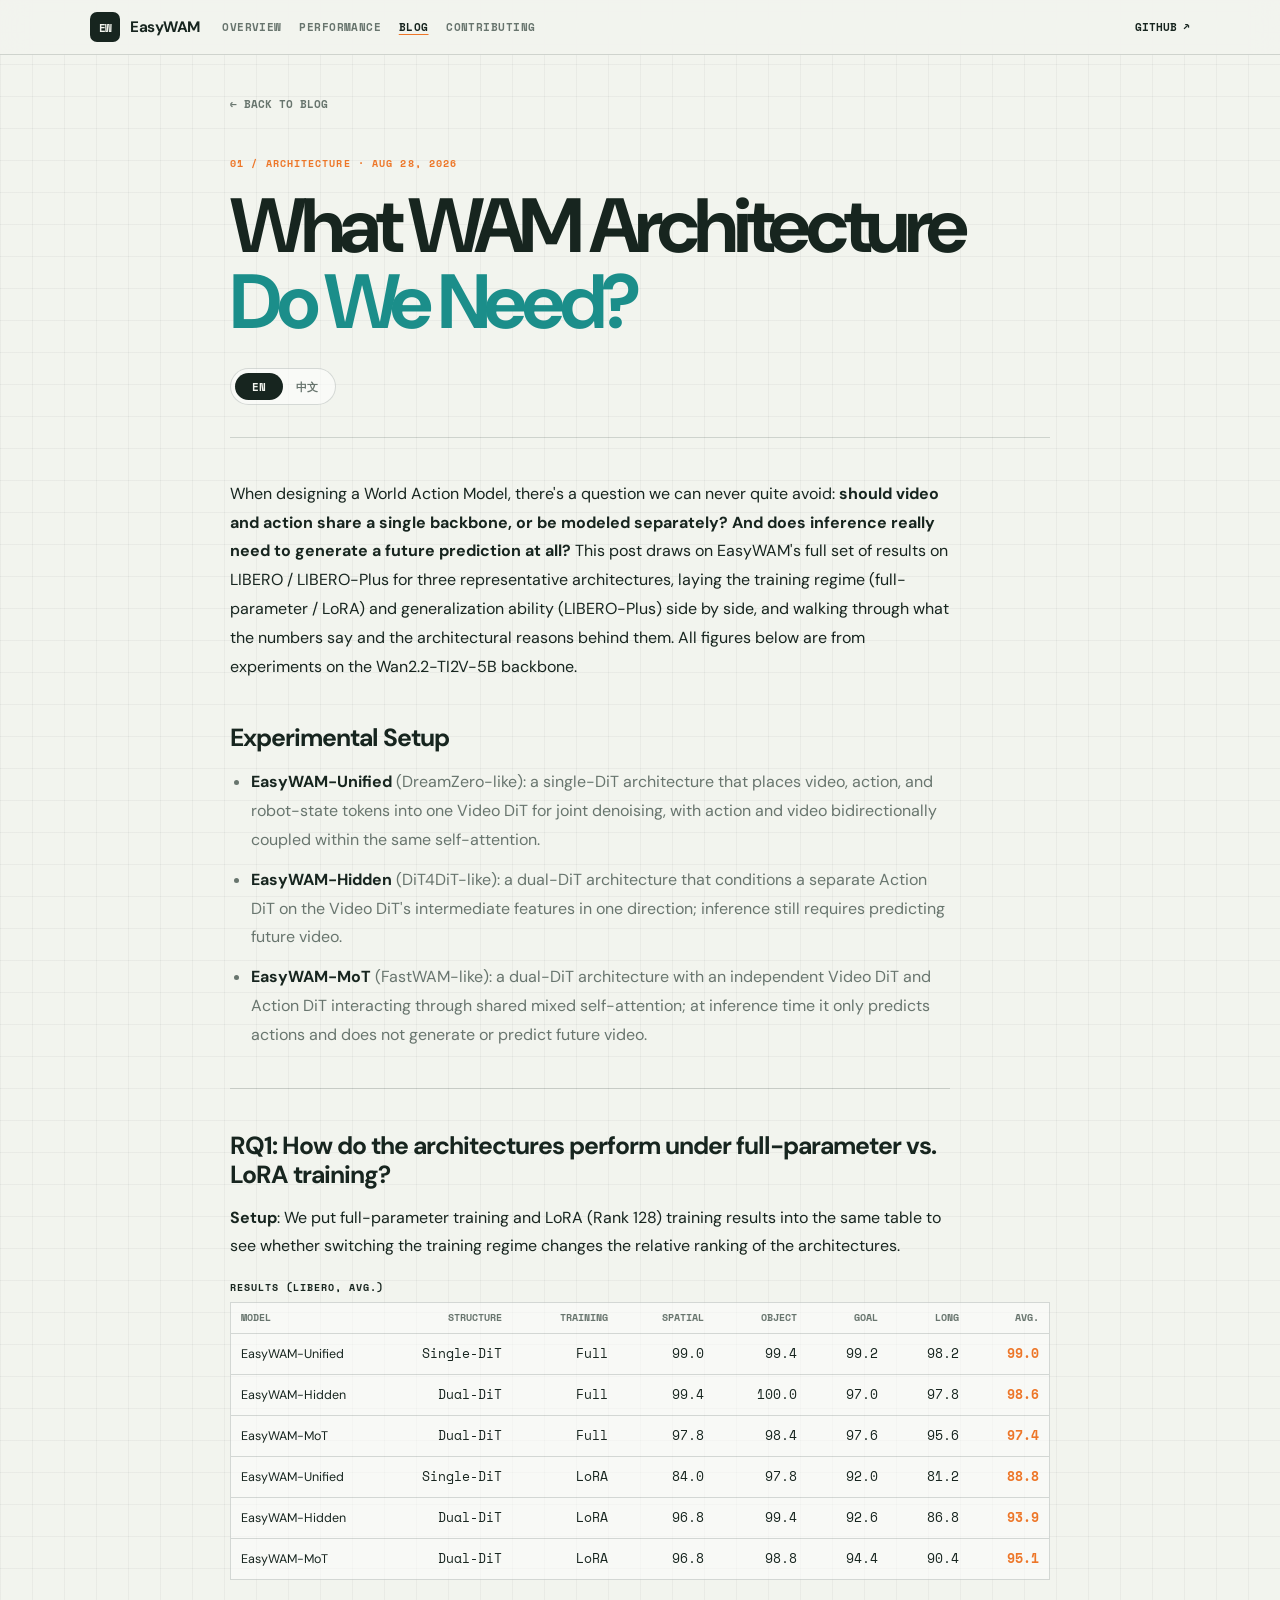
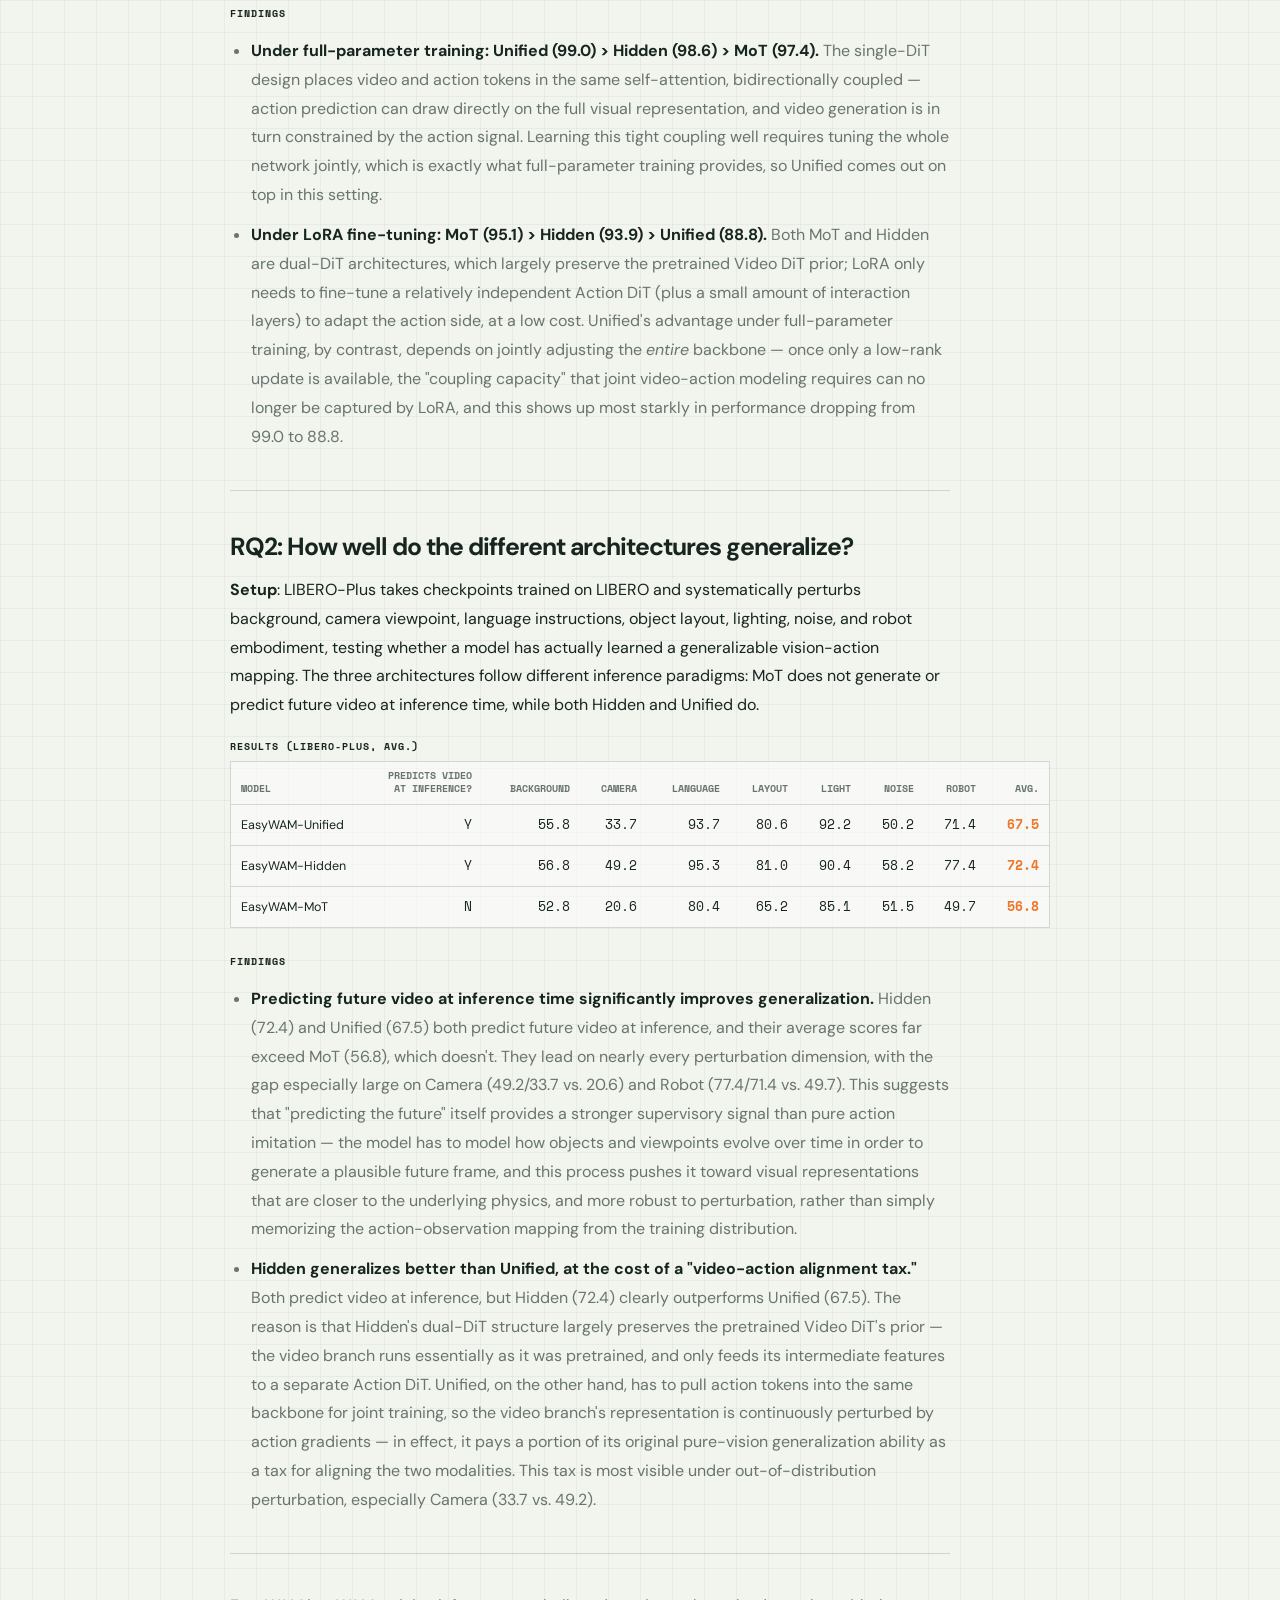
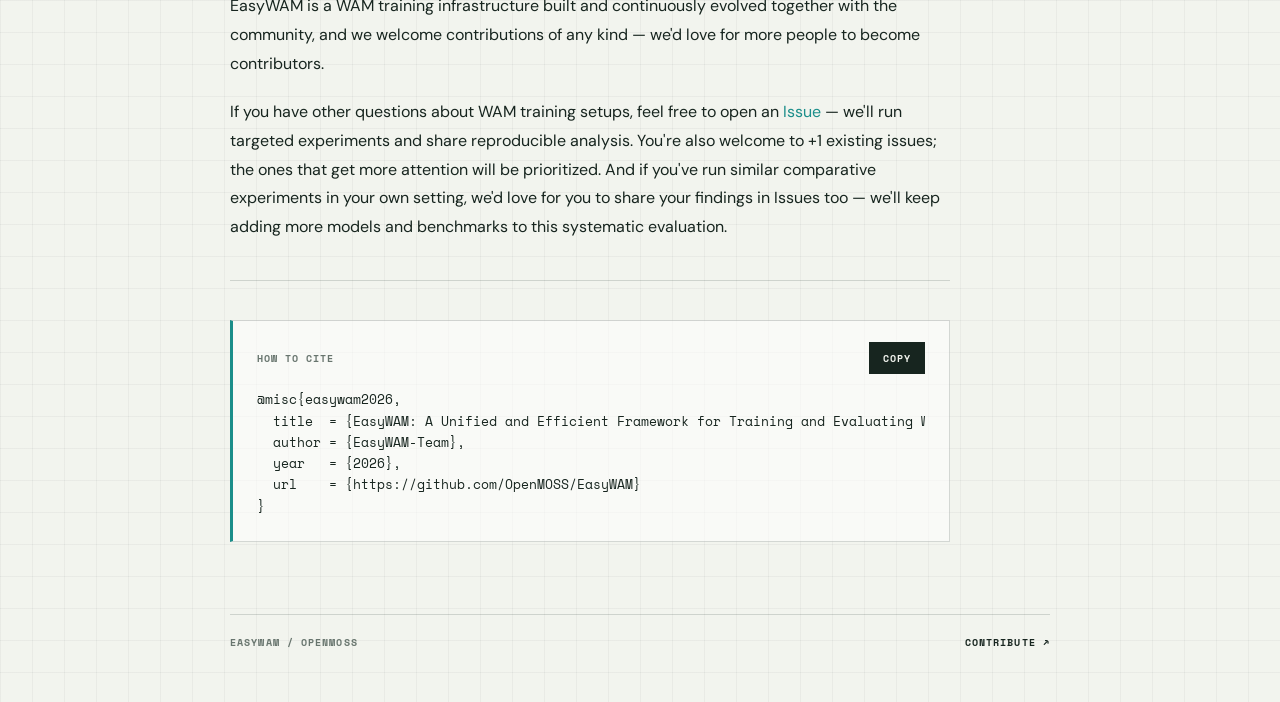
<file: web/blog.html>
<!doctype html>
<html lang="en">
  <head>
    <meta charset="utf-8" />
    <meta name="viewport" content="width=device-width, initial-scale=1" />
    <meta name="theme-color" content="#f2f4ee" />
    <title>What WAM Architecture Do We Need? | EasyWAM</title>
    <link rel="icon" href="./assets/icon.png" type="image/png" />
    <link rel="preconnect" href="https://fonts.googleapis.com" />
    <link rel="preconnect" href="https://fonts.gstatic.com" crossorigin />
    <link href="https://fonts.googleapis.com/css2?family=DM+Sans:wght@400;500;600;700&family=Space+Mono:wght@400;700&display=swap" rel="stylesheet" />
    <link rel="stylesheet" href="./site.css" />
    <link rel="stylesheet" href="./site-overrides.css" />
  </head>
  <body>
    <header class="article-topbar">
      <a class="article-brand" href="./index.html#overview">
        <span class="brand-mark">EW</span>
        <span><strong>EasyWAM</strong></span>
      </a>
      <nav aria-label="Section navigation">
        <a href="./index.html#overview">Overview</a>
        <a href="./index.html#performance">Performance</a>
        <a href="./index.html#blog" aria-current="page">Blog</a>
        <a href="./index.html#contributing">Contributing</a>
      </nav>
      <a class="github-link" href="https://github.com/OpenMOSS/EasyWAM" target="_blank" rel="noreferrer">GitHub <span>↗</span></a>
    </header>

    <main class="article-page">
      <a class="article-back" href="./index.html#blog">← Back to blog</a>

      <header class="article-header">
        <p class="eyebrow">01 / architecture · Aug 28, 2026</p>
        <h1>What WAM Architecture<br /><em>Do We Need?</em></h1>
        <a class="lang-toggle" href="./blog_zh.html" data-lang="en" role="switch" aria-checked="false" aria-label="Switch to Chinese">
          <span class="lang-toggle-opt">EN</span>
          <span class="lang-toggle-opt">中文</span>
          <span class="lang-toggle-knob" aria-hidden="true"></span>
        </a>
      </header>

      <article class="article-body">
        <p>When designing a World Action Model, there's a question we can never quite avoid: <strong>should video and action share a single backbone, or be modeled separately? And does inference really need to generate a future prediction at all?</strong> This post draws on EasyWAM's full set of results on LIBERO / LIBERO-Plus for three representative architectures, laying the training regime (full-parameter / LoRA) and generalization ability (LIBERO-Plus) side by side, and walking through what the numbers say and the architectural reasons behind them. All figures below are from experiments on the Wan2.2-TI2V-5B backbone.</p>

        <h2>Experimental Setup</h2>
        <ul>
          <li><strong>EasyWAM-Unified</strong> (<a href="https://arxiv.org/pdf/2602.15922" target="_blank" rel="noreferrer">DreamZero</a>-like): a single-DiT architecture that places video, action, and robot-state tokens into one Video DiT for joint denoising, with action and video bidirectionally coupled within the same self-attention.</li>
          <li><strong>EasyWAM-Hidden</strong> (<a href="https://arxiv.org/pdf/2603.10448" target="_blank" rel="noreferrer">DiT4DiT</a>-like): a dual-DiT architecture that conditions a separate Action DiT on the Video DiT's intermediate features in one direction; inference still requires predicting future video.</li>
          <li><strong>EasyWAM-MoT</strong> (<a href="https://arxiv.org/pdf/2603.16666" target="_blank" rel="noreferrer">FastWAM</a>-like): a dual-DiT architecture with an independent Video DiT and Action DiT interacting through shared mixed self-attention; at inference time it only predicts actions and does not generate or predict future video.</li>
        </ul>

        <hr />

        <h2>RQ1: How do the architectures perform under full-parameter vs. LoRA training?</h2>
        <p><strong>Setup</strong>: We put full-parameter training and LoRA (Rank 128) training results into the same table to see whether switching the training regime changes the relative ranking of the architectures.</p>
        <p class="table-label"><strong>Results (LIBERO, Avg.)</strong></p>
        <div class="article-table">
          <table class="benchmark-table">
            <thead>
              <tr><th>Model</th><th>Structure</th><th>Training</th><th>Spatial</th><th>Object</th><th>Goal</th><th>Long</th><th>Avg.</th></tr>
            </thead>
            <tbody>
              <tr><td>EasyWAM-Unified</td><td>Single-DiT</td><td>Full</td><td>99.0</td><td>99.4</td><td>99.2</td><td>98.2</td><td><b>99.0</b></td></tr>
              <tr><td>EasyWAM-Hidden</td><td>Dual-DiT</td><td>Full</td><td>99.4</td><td>100.0</td><td>97.0</td><td>97.8</td><td><b>98.6</b></td></tr>
              <tr><td>EasyWAM-MoT</td><td>Dual-DiT</td><td>Full</td><td>97.8</td><td>98.4</td><td>97.6</td><td>95.6</td><td><b>97.4</b></td></tr>
              <tr><td>EasyWAM-Unified</td><td>Single-DiT</td><td>LoRA</td><td>84.0</td><td>97.8</td><td>92.0</td><td>81.2</td><td><b>88.8</b></td></tr>
              <tr><td>EasyWAM-Hidden</td><td>Dual-DiT</td><td>LoRA</td><td>96.8</td><td>99.4</td><td>92.6</td><td>86.8</td><td><b>93.9</b></td></tr>
              <tr><td>EasyWAM-MoT</td><td>Dual-DiT</td><td>LoRA</td><td>96.8</td><td>98.8</td><td>94.4</td><td>90.4</td><td><b>95.1</b></td></tr>
            </tbody>
          </table>
        </div>
        <p class="findings-label"><strong>Findings</strong></p>
        <ul>
          <li><strong>Under full-parameter training: Unified (99.0) &gt; Hidden (98.6) &gt; MoT (97.4).</strong> The single-DiT design places video and action tokens in the same self-attention, bidirectionally coupled — action prediction can draw directly on the full visual representation, and video generation is in turn constrained by the action signal. Learning this tight coupling well requires tuning the whole network jointly, which is exactly what full-parameter training provides, so Unified comes out on top in this setting.</li>
          <li><strong>Under LoRA fine-tuning: MoT (95.1) &gt; Hidden (93.9) &gt; Unified (88.8).</strong> Both MoT and Hidden are dual-DiT architectures, which largely preserve the pretrained Video DiT prior; LoRA only needs to fine-tune a relatively independent Action DiT (plus a small amount of interaction layers) to adapt the action side, at a low cost. Unified's advantage under full-parameter training, by contrast, depends on jointly adjusting the <em>entire</em> backbone — once only a low-rank update is available, the "coupling capacity" that joint video-action modeling requires can no longer be captured by LoRA, and this shows up most starkly in performance dropping from 99.0 to 88.8.</li>
        </ul>

        <hr />

        <h2>RQ2: How well do the different architectures generalize?</h2>
        <p><strong>Setup</strong>: <a href="https://arxiv.org/pdf/2510.13626" target="_blank" rel="noreferrer">LIBERO-Plus</a> takes checkpoints trained on LIBERO and systematically perturbs background, camera viewpoint, language instructions, object layout, lighting, noise, and robot embodiment, testing whether a model has actually learned a generalizable vision-action mapping. The three architectures follow different inference paradigms: MoT does not generate or predict future video at inference time, while both Hidden and Unified do.</p>
        <p class="table-label"><strong>Results (LIBERO-Plus, Avg.)</strong></p>
        <div class="article-table">
          <table class="benchmark-table">
            <thead>
              <tr><th>Model</th><th>Predicts video<br>at inference?</th><th>Background</th><th>Camera</th><th>Language</th><th>Layout</th><th>Light</th><th>Noise</th><th>Robot</th><th>Avg.</th></tr>
            </thead>
            <tbody>
              <tr><td>EasyWAM-Unified</td><td>Y</td><td>55.8</td><td>33.7</td><td>93.7</td><td>80.6</td><td>92.2</td><td>50.2</td><td>71.4</td><td><b>67.5</b></td></tr>
              <tr><td>EasyWAM-Hidden</td><td>Y</td><td>56.8</td><td>49.2</td><td>95.3</td><td>81.0</td><td>90.4</td><td>58.2</td><td>77.4</td><td><b>72.4</b></td></tr>
              <tr><td>EasyWAM-MoT</td><td>N</td><td>52.8</td><td>20.6</td><td>80.4</td><td>65.2</td><td>85.1</td><td>51.5</td><td>49.7</td><td><b>56.8</b></td></tr>
            </tbody>
          </table>
        </div>
        <p class="findings-label"><strong>Findings</strong></p>
        <ul>
          <li><strong>Predicting future video at inference time significantly improves generalization.</strong> Hidden (72.4) and Unified (67.5) both predict future video at inference, and their average scores far exceed MoT (56.8), which doesn't. They lead on nearly every perturbation dimension, with the gap especially large on Camera (49.2/33.7 vs. 20.6) and Robot (77.4/71.4 vs. 49.7). This suggests that "predicting the future" itself provides a stronger supervisory signal than pure action imitation — the model has to model how objects and viewpoints evolve over time in order to generate a plausible future frame, and this process pushes it toward visual representations that are closer to the underlying physics, and more robust to perturbation, rather than simply memorizing the action-observation mapping from the training distribution.</li>
          <li><strong>Hidden generalizes better than Unified, at the cost of a "video-action alignment tax."</strong> Both predict video at inference, but Hidden (72.4) clearly outperforms Unified (67.5). The reason is that Hidden's dual-DiT structure largely preserves the pretrained Video DiT's prior — the video branch runs essentially as it was pretrained, and only feeds its intermediate features to a separate Action DiT. Unified, on the other hand, has to pull action tokens into the same backbone for joint training, so the video branch's representation is continuously perturbed by action gradients — in effect, it pays a portion of its original pure-vision generalization ability as a tax for aligning the two modalities. This tax is most visible under out-of-distribution perturbation, especially Camera (33.7 vs. 49.2).</li>
        </ul>

        <hr />

        <p>EasyWAM is a WAM training infrastructure built and continuously evolved together with the community, and we welcome contributions of any kind — we'd love for more people to become contributors.</p>
        <p class="article-signoff">If you have other questions about WAM training setups, feel free to open an <a href="https://github.com/OpenMOSS/EasyWAM/issues" target="_blank" rel="noreferrer">Issue</a> — we'll run targeted experiments and share reproducible analysis. You're also welcome to +1 existing issues; the ones that get more attention will be prioritized. And if you've run similar comparative experiments in your own setting, we'd love for you to share your findings in Issues too — we'll keep adding more models and benchmarks to this systematic evaluation.</p>

        <hr />

        <section class="article-cite" aria-label="How to cite this post">
          <div class="cite-head">
            <p class="cite-label">How to cite</p>
            <button type="button" class="cite-copy" data-cite-copy data-copied="Copied" data-failed="Copy failed">Copy</button>
          </div>
          <pre data-cite-text>@misc{easywam2026,
  title  = {EasyWAM: A Unified and Efficient Framework for Training and Evaluating World Action Models},
  author = {EasyWAM-Team},
  year   = {2026},
  url    = {https://github.com/OpenMOSS/EasyWAM}
}</pre>
        </section>
      </article>

      <footer class="footer">
        <span>EasyWAM / OpenMOSS</span>
        <a href="./index.html#contributing">Contribute ↗</a>
      </footer>
    </main>
    <script>
      function copyToClipboard(text) {
        const legacy = () => {
          try {
            const ta = document.createElement('textarea');
            ta.value = text;
            ta.setAttribute('readonly', '');
            ta.style.position = 'fixed';
            ta.style.opacity = '0';
            document.body.appendChild(ta);
            ta.select();
            const ok = document.execCommand('copy');
            document.body.removeChild(ta);
            return ok;
          } catch (e) { return false; }
        };
        if (navigator.clipboard && navigator.clipboard.writeText) {
          return Promise.race([
            navigator.clipboard.writeText(text).then(() => true),
            new Promise((resolve) => window.setTimeout(() => resolve(legacy()), 1200)),
          ]).catch(() => legacy());
        }
        return Promise.resolve(legacy());
      }
      document.querySelectorAll('[data-cite-copy]').forEach((btn) => {
        const label = btn.textContent;
        btn.addEventListener('click', async () => {
          const text = btn.closest('.article-cite').querySelector('[data-cite-text]').textContent.trim();
          const ok = await copyToClipboard(text);
          btn.textContent = ok ? btn.dataset.copied : btn.dataset.failed;
          window.setTimeout(() => { btn.textContent = label; }, 2000);
        });
      });
    </script>
  </body>
</html>
</file>
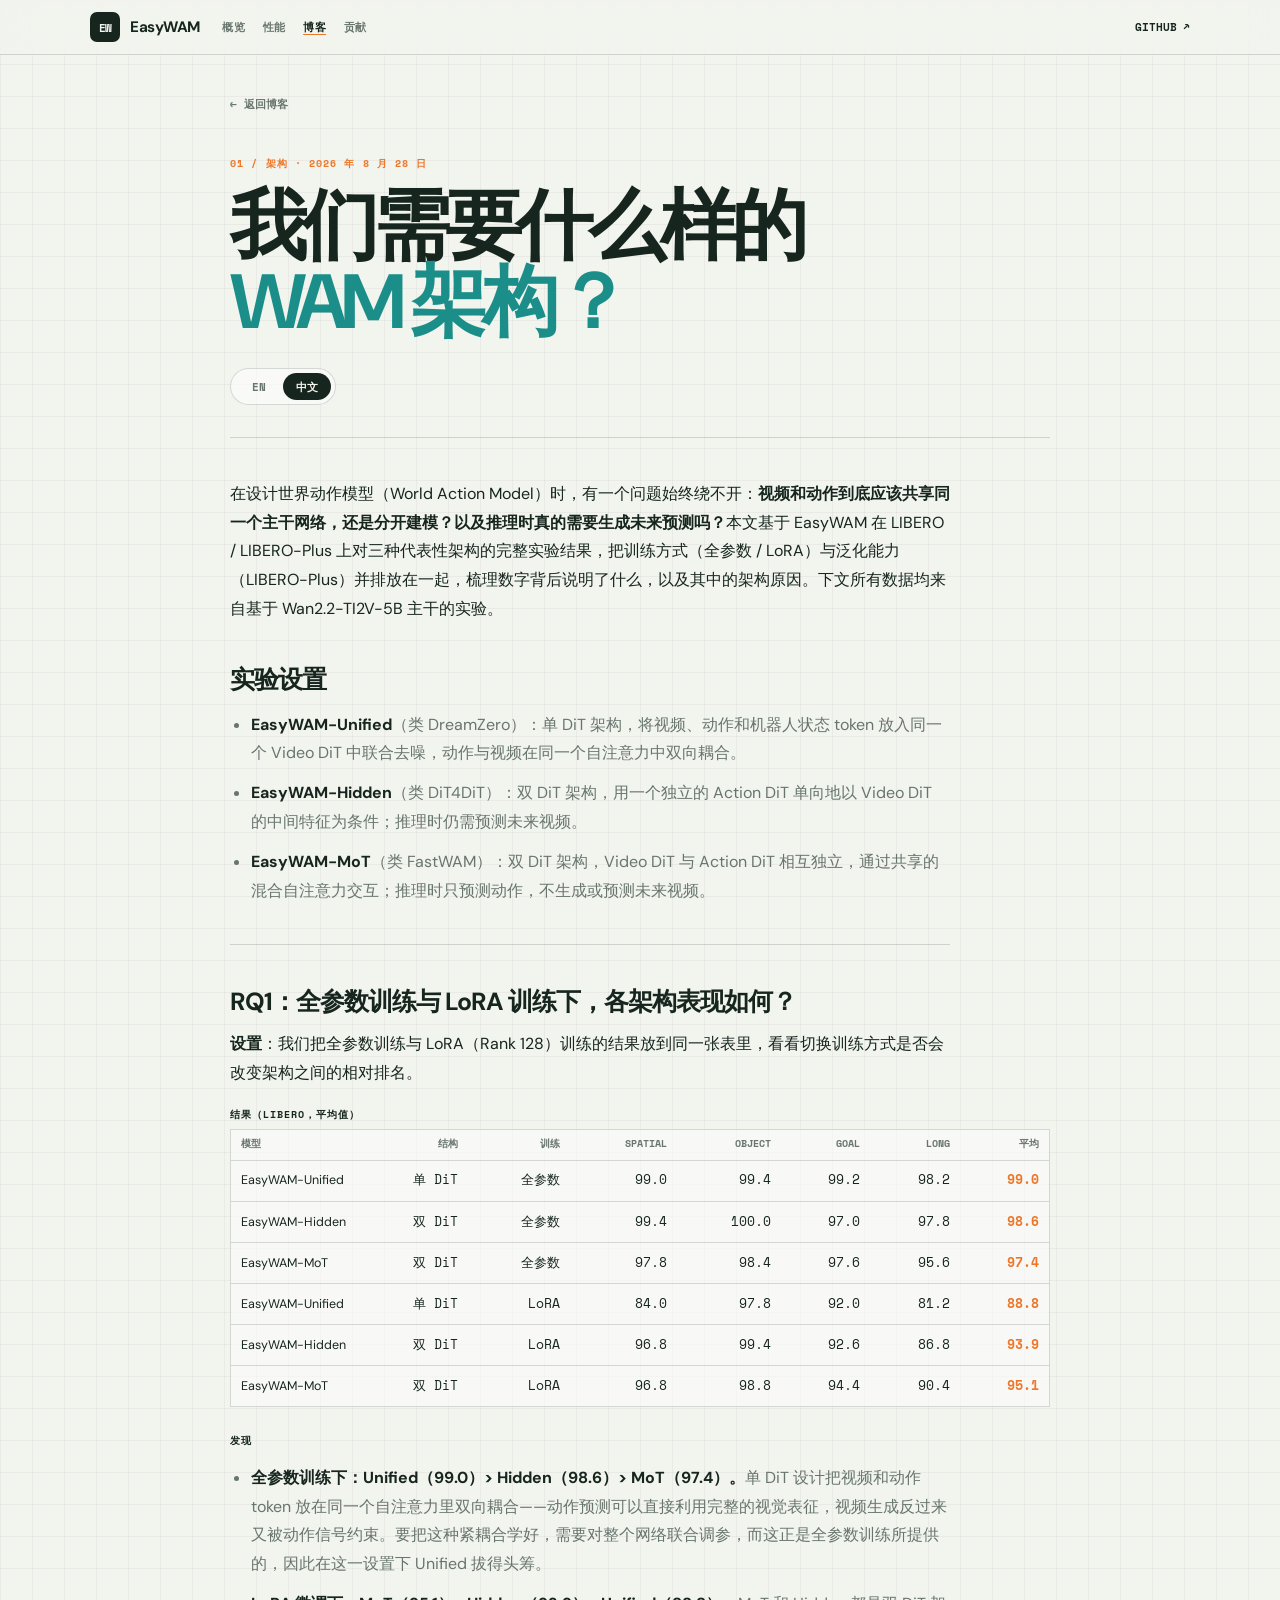
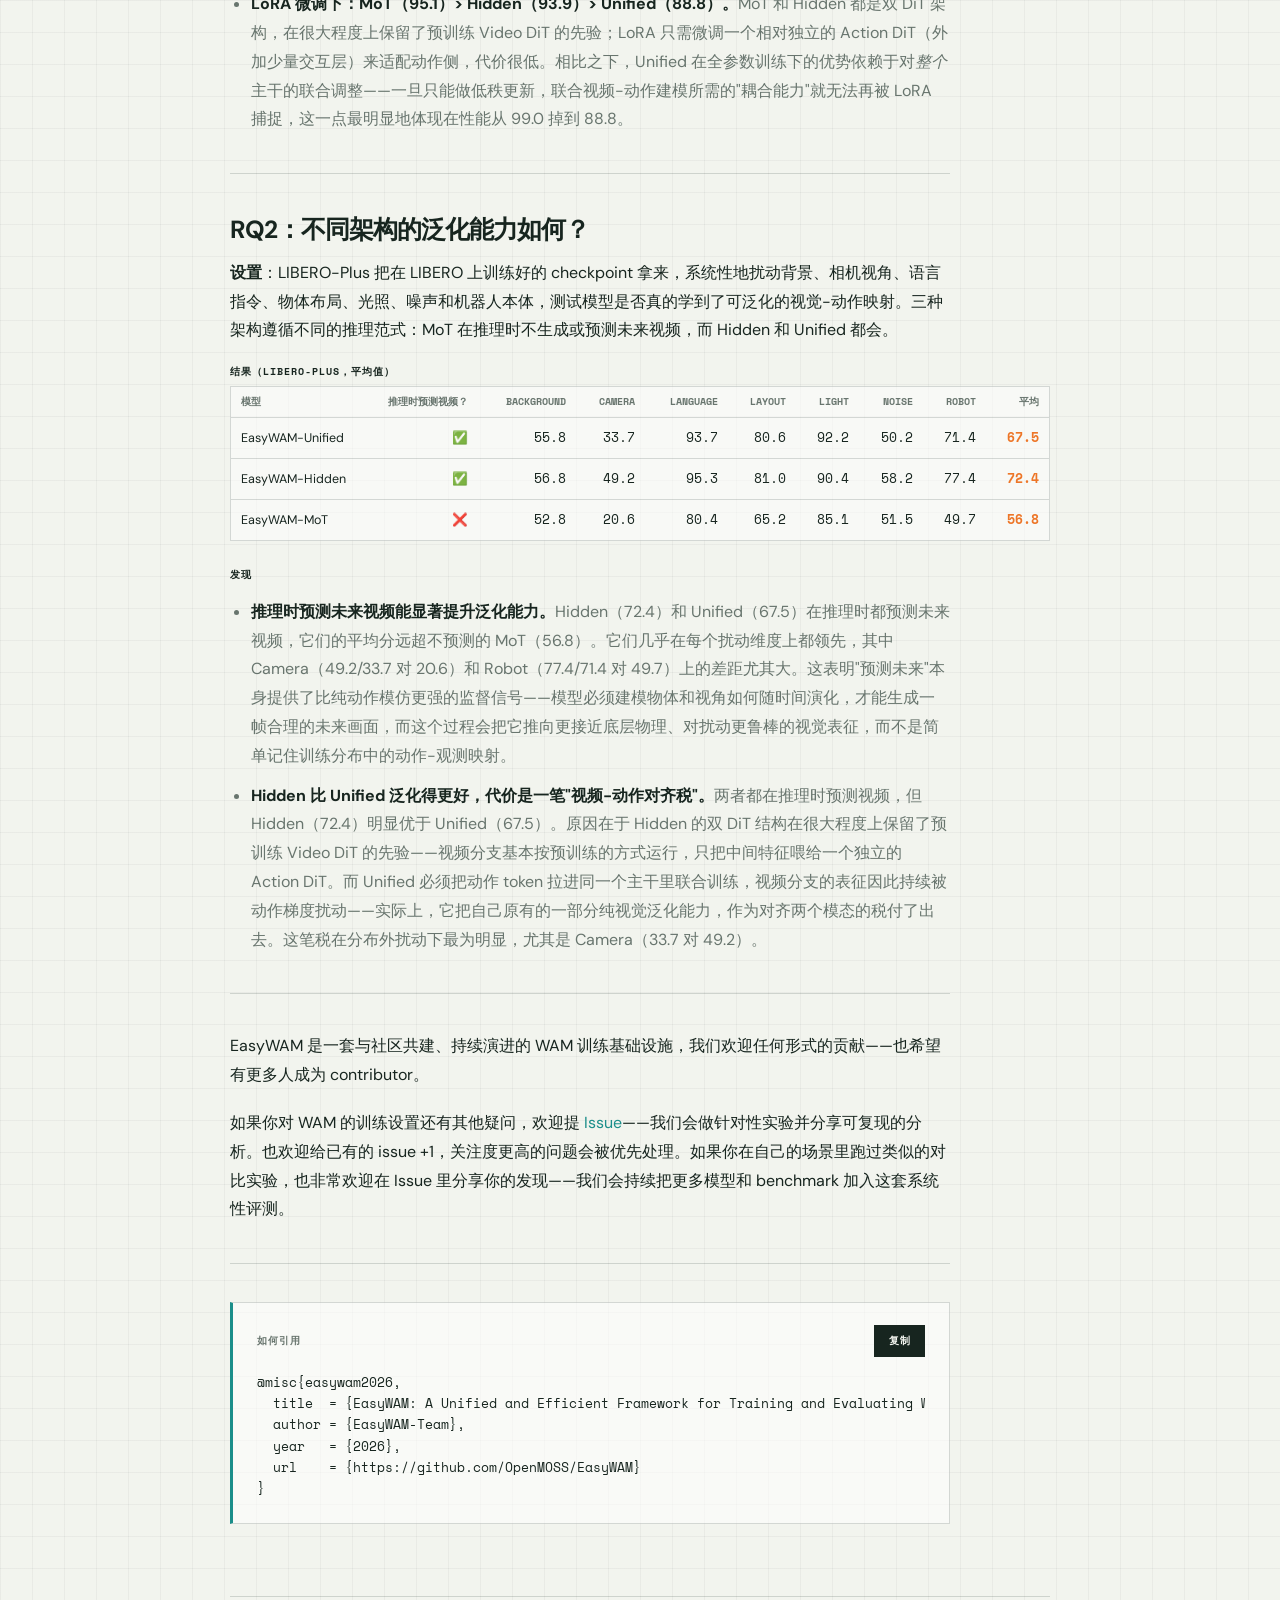
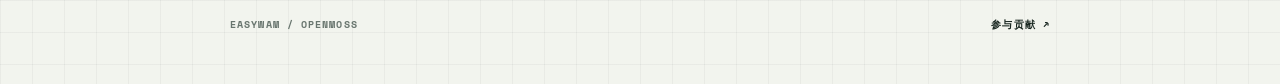
<file: web/blog_zh.html>
<!doctype html>
<html lang="zh-CN">
  <head>
    <meta charset="utf-8" />
    <meta name="viewport" content="width=device-width, initial-scale=1" />
    <meta name="theme-color" content="#f2f4ee" />
    <title>我们需要什么样的 WAM 架构？ | EasyWAM</title>
    <link rel="icon" href="./assets/icon.png" type="image/png" />
    <link rel="preconnect" href="https://fonts.googleapis.com" />
    <link rel="preconnect" href="https://fonts.gstatic.com" crossorigin />
    <link href="https://fonts.googleapis.com/css2?family=DM+Sans:wght@400;500;600;700&family=Space+Mono:wght@400;700&display=swap" rel="stylesheet" />
    <link rel="stylesheet" href="./site.css" />
    <link rel="stylesheet" href="./site-overrides.css" />
  </head>
  <body>
    <header class="article-topbar">
      <a class="article-brand" href="./index.html#overview">
        <span class="brand-mark">EW</span>
        <span><strong>EasyWAM</strong></span>
      </a>
      <nav aria-label="章节导航">
        <a href="./index.html#overview">概览</a>
        <a href="./index.html#performance">性能</a>
        <a href="./index.html#blog" aria-current="page">博客</a>
        <a href="./index.html#contributing">贡献</a>
      </nav>
      <a class="github-link" href="https://github.com/OpenMOSS/EasyWAM" target="_blank" rel="noreferrer">GitHub <span>↗</span></a>
    </header>

    <main class="article-page">
      <a class="article-back" href="./index.html#blog">← 返回博客</a>

      <header class="article-header">
        <p class="eyebrow">01 / 架构 · 2026 年 8 月 28 日</p>
        <h1>我们需要什么样的<br /><em>WAM 架构？</em></h1>
        <a class="lang-toggle" href="./blog.html" data-lang="zh" role="switch" aria-checked="true" aria-label="Switch to English">
          <span class="lang-toggle-opt">EN</span>
          <span class="lang-toggle-opt">中文</span>
          <span class="lang-toggle-knob" aria-hidden="true"></span>
        </a>
      </header>

      <article class="article-body">
        <p>在设计世界动作模型（World Action Model）时，有一个问题始终绕不开：<strong>视频和动作到底应该共享同一个主干网络，还是分开建模？以及推理时真的需要生成未来预测吗？</strong>本文基于 EasyWAM 在 LIBERO / LIBERO-Plus 上对三种代表性架构的完整实验结果，把训练方式（全参数 / LoRA）与泛化能力（LIBERO-Plus）并排放在一起，梳理数字背后说明了什么，以及其中的架构原因。下文所有数据均来自基于 Wan2.2-TI2V-5B 主干的实验。</p>

        <h2>实验设置</h2>
        <ul>
          <li><strong>EasyWAM-Unified</strong>（类 <a href="https://arxiv.org/pdf/2602.15922" target="_blank" rel="noreferrer">DreamZero</a>）：单 DiT 架构，将视频、动作和机器人状态 token 放入同一个 Video DiT 中联合去噪，动作与视频在同一个自注意力中双向耦合。</li>
          <li><strong>EasyWAM-Hidden</strong>（类 <a href="https://arxiv.org/pdf/2603.10448" target="_blank" rel="noreferrer">DiT4DiT</a>）：双 DiT 架构，用一个独立的 Action DiT 单向地以 Video DiT 的中间特征为条件；推理时仍需预测未来视频。</li>
          <li><strong>EasyWAM-MoT</strong>（类 <a href="https://arxiv.org/pdf/2603.16666" target="_blank" rel="noreferrer">FastWAM</a>）：双 DiT 架构，Video DiT 与 Action DiT 相互独立，通过共享的混合自注意力交互；推理时只预测动作，不生成或预测未来视频。</li>
        </ul>

        <hr />

        <h2>RQ1：全参数训练与 LoRA 训练下，各架构表现如何？</h2>
        <p><strong>设置</strong>：我们把全参数训练与 LoRA（Rank 128）训练的结果放到同一张表里，看看切换训练方式是否会改变架构之间的相对排名。</p>
        <p class="table-label"><strong>结果（LIBERO，平均值）</strong></p>
        <div class="article-table">
          <table class="benchmark-table">
            <thead>
              <tr><th>模型</th><th>结构</th><th>训练</th><th>Spatial</th><th>Object</th><th>Goal</th><th>Long</th><th>平均</th></tr>
            </thead>
            <tbody>
              <tr><td>EasyWAM-Unified</td><td>单 DiT</td><td>全参数</td><td>99.0</td><td>99.4</td><td>99.2</td><td>98.2</td><td><b>99.0</b></td></tr>
              <tr><td>EasyWAM-Hidden</td><td>双 DiT</td><td>全参数</td><td>99.4</td><td>100.0</td><td>97.0</td><td>97.8</td><td><b>98.6</b></td></tr>
              <tr><td>EasyWAM-MoT</td><td>双 DiT</td><td>全参数</td><td>97.8</td><td>98.4</td><td>97.6</td><td>95.6</td><td><b>97.4</b></td></tr>
              <tr><td>EasyWAM-Unified</td><td>单 DiT</td><td>LoRA</td><td>84.0</td><td>97.8</td><td>92.0</td><td>81.2</td><td><b>88.8</b></td></tr>
              <tr><td>EasyWAM-Hidden</td><td>双 DiT</td><td>LoRA</td><td>96.8</td><td>99.4</td><td>92.6</td><td>86.8</td><td><b>93.9</b></td></tr>
              <tr><td>EasyWAM-MoT</td><td>双 DiT</td><td>LoRA</td><td>96.8</td><td>98.8</td><td>94.4</td><td>90.4</td><td><b>95.1</b></td></tr>
            </tbody>
          </table>
        </div>
        <p class="findings-label"><strong>发现</strong></p>
        <ul>
          <li><strong>全参数训练下：Unified（99.0）&gt; Hidden（98.6）&gt; MoT（97.4）。</strong>单 DiT 设计把视频和动作 token 放在同一个自注意力里双向耦合——动作预测可以直接利用完整的视觉表征，视频生成反过来又被动作信号约束。要把这种紧耦合学好，需要对整个网络联合调参，而这正是全参数训练所提供的，因此在这一设置下 Unified 拔得头筹。</li>
          <li><strong>LoRA 微调下：MoT（95.1）&gt; Hidden（93.9）&gt; Unified（88.8）。</strong>MoT 和 Hidden 都是双 DiT 架构，在很大程度上保留了预训练 Video DiT 的先验；LoRA 只需微调一个相对独立的 Action DiT（外加少量交互层）来适配动作侧，代价很低。相比之下，Unified 在全参数训练下的优势依赖于对<em>整个</em>主干的联合调整——一旦只能做低秩更新，联合视频-动作建模所需的"耦合能力"就无法再被 LoRA 捕捉，这一点最明显地体现在性能从 99.0 掉到 88.8。</li>
        </ul>

        <hr />

        <h2>RQ2：不同架构的泛化能力如何？</h2>
        <p><strong>设置</strong>：<a href="https://arxiv.org/pdf/2510.13626" target="_blank" rel="noreferrer">LIBERO-Plus</a> 把在 LIBERO 上训练好的 checkpoint 拿来，系统性地扰动背景、相机视角、语言指令、物体布局、光照、噪声和机器人本体，测试模型是否真的学到了可泛化的视觉-动作映射。三种架构遵循不同的推理范式：MoT 在推理时不生成或预测未来视频，而 Hidden 和 Unified 都会。</p>
        <p class="table-label"><strong>结果（LIBERO-Plus，平均值）</strong></p>
        <div class="article-table">
          <table class="benchmark-table">
            <thead>
              <tr><th>模型</th><th>推理时预测视频？</th><th>Background</th><th>Camera</th><th>Language</th><th>Layout</th><th>Light</th><th>Noise</th><th>Robot</th><th>平均</th></tr>
            </thead>
            <tbody>
              <tr><td>EasyWAM-Unified</td><td>✅</td><td>55.8</td><td>33.7</td><td>93.7</td><td>80.6</td><td>92.2</td><td>50.2</td><td>71.4</td><td><b>67.5</b></td></tr>
              <tr><td>EasyWAM-Hidden</td><td>✅</td><td>56.8</td><td>49.2</td><td>95.3</td><td>81.0</td><td>90.4</td><td>58.2</td><td>77.4</td><td><b>72.4</b></td></tr>
              <tr><td>EasyWAM-MoT</td><td>❌</td><td>52.8</td><td>20.6</td><td>80.4</td><td>65.2</td><td>85.1</td><td>51.5</td><td>49.7</td><td><b>56.8</b></td></tr>
            </tbody>
          </table>
        </div>
        <p class="findings-label"><strong>发现</strong></p>
        <ul>
          <li><strong>推理时预测未来视频能显著提升泛化能力。</strong>Hidden（72.4）和 Unified（67.5）在推理时都预测未来视频，它们的平均分远超不预测的 MoT（56.8）。它们几乎在每个扰动维度上都领先，其中 Camera（49.2/33.7 对 20.6）和 Robot（77.4/71.4 对 49.7）上的差距尤其大。这表明"预测未来"本身提供了比纯动作模仿更强的监督信号——模型必须建模物体和视角如何随时间演化，才能生成一帧合理的未来画面，而这个过程会把它推向更接近底层物理、对扰动更鲁棒的视觉表征，而不是简单记住训练分布中的动作-观测映射。</li>
          <li><strong>Hidden 比 Unified 泛化得更好，代价是一笔"视频-动作对齐税"。</strong>两者都在推理时预测视频，但 Hidden（72.4）明显优于 Unified（67.5）。原因在于 Hidden 的双 DiT 结构在很大程度上保留了预训练 Video DiT 的先验——视频分支基本按预训练的方式运行，只把中间特征喂给一个独立的 Action DiT。而 Unified 必须把动作 token 拉进同一个主干里联合训练，视频分支的表征因此持续被动作梯度扰动——实际上，它把自己原有的一部分纯视觉泛化能力，作为对齐两个模态的税付了出去。这笔税在分布外扰动下最为明显，尤其是 Camera（33.7 对 49.2）。</li>
        </ul>

        <hr />

        <p>EasyWAM 是一套与社区共建、持续演进的 WAM 训练基础设施，我们欢迎任何形式的贡献——也希望有更多人成为 contributor。</p>
        <p class="article-signoff">如果你对 WAM 的训练设置还有其他疑问，欢迎提 <a href="https://github.com/OpenMOSS/EasyWAM/issues" target="_blank" rel="noreferrer">Issue</a>——我们会做针对性实验并分享可复现的分析。也欢迎给已有的 issue +1，关注度更高的问题会被优先处理。如果你在自己的场景里跑过类似的对比实验，也非常欢迎在 Issue 里分享你的发现——我们会持续把更多模型和 benchmark 加入这套系统性评测。</p>

        <hr />

        <section class="article-cite" aria-label="如何引用本文">
          <div class="cite-head">
            <p class="cite-label">如何引用</p>
            <button type="button" class="cite-copy" data-cite-copy data-copied="已复制" data-failed="复制失败">复制</button>
          </div>
          <pre data-cite-text>@misc{easywam2026,
  title  = {EasyWAM: A Unified and Efficient Framework for Training and Evaluating World Action Models},
  author = {EasyWAM-Team},
  year   = {2026},
  url    = {https://github.com/OpenMOSS/EasyWAM}
}</pre>
        </section>
      </article>

      <footer class="footer">
        <span>EasyWAM / OpenMOSS</span>
        <a href="./index.html#contributing">参与贡献 ↗</a>
      </footer>
    </main>
    <script>
      function copyToClipboard(text) {
        const legacy = () => {
          try {
            const ta = document.createElement('textarea');
            ta.value = text;
            ta.setAttribute('readonly', '');
            ta.style.position = 'fixed';
            ta.style.opacity = '0';
            document.body.appendChild(ta);
            ta.select();
            const ok = document.execCommand('copy');
            document.body.removeChild(ta);
            return ok;
          } catch (e) { return false; }
        };
        if (navigator.clipboard && navigator.clipboard.writeText) {
          return Promise.race([
            navigator.clipboard.writeText(text).then(() => true),
            new Promise((resolve) => window.setTimeout(() => resolve(legacy()), 1200)),
          ]).catch(() => legacy());
        }
        return Promise.resolve(legacy());
      }
      document.querySelectorAll('[data-cite-copy]').forEach((btn) => {
        const label = btn.textContent;
        btn.addEventListener('click', async () => {
          const text = btn.closest('.article-cite').querySelector('[data-cite-text]').textContent.trim();
          const ok = await copyToClipboard(text);
          btn.textContent = ok ? btn.dataset.copied : btn.dataset.failed;
          window.setTimeout(() => { btn.textContent = label; }, 2000);
        });
      });
    </script>
  </body>
</html>
</file>
<file: web/site.css>
:root{--paper:#f2f4ee;--ink:#17251f;--muted:#68756e;--line:rgba(23,37,31,.16);--cyan:#1b8e8a;--blue:#3358d4;--orange:#ed7628;--dark:#1d2923;--display:"DM Sans",sans-serif;--mono:"Space Mono",monospace}*{box-sizing:border-box}html{scroll-behavior:smooth;scroll-padding-top:5rem}body{margin:0;background:var(--paper);background-image:linear-gradient(rgba(23,37,31,.045) 1px,transparent 1px),linear-gradient(90deg,rgba(23,37,31,.045) 1px,transparent 1px);background-size:32px 32px;color:var(--ink);font:15px/1.65 var(--display);-webkit-font-smoothing:antialiased}a{color:inherit;text-decoration:none}button{font:inherit}img{max-width:100%;display:block}.skip-link{position:fixed;left:1rem;top:1rem;z-index:99;transform:translateY(-160%);padding:.5rem .75rem;background:#fff;border:1px solid var(--line)}.skip-link:focus{transform:none}.sidebar{position:fixed;inset:0 auto 0 0;width:230px;padding:2.1rem 1.7rem;border-right:1px solid var(--line);background:rgba(242,244,238,.9);backdrop-filter:blur(12px);display:flex;flex-direction:column;z-index:20}.brand{display:flex;align-items:center;gap:.7rem}.brand-mark{display:grid;place-items:center;width:2.25rem;height:2.25rem;border-radius:7px;background:var(--ink);color:#f2f4ee;font:700 .8rem var(--mono);letter-spacing:-.05em}.brand strong{display:block;font-size:1rem;letter-spacing:-.03em}.brand small{display:block;color:var(--muted);font:10px var(--mono);text-transform:uppercase;letter-spacing:.06em}.side-rule{height:1px;background:var(--line);margin:2.7rem 0 1.3rem}.side-kicker,.eyebrow,.label,.post-index,.filter-label,.signal-top,.principle-num,.terminal code,.footer{font:700 10px/1.3 var(--mono);letter-spacing:.11em;text-transform:uppercase}.side-kicker{color:var(--muted);margin:0 0 1.1rem}.side-nav{display:grid;gap:.3rem}.side-link{display:flex;align-items:center;gap:.8rem;padding:.55rem .4rem;color:var(--muted);font:700 12px var(--mono);border-left:2px solid transparent;transition:.2s}.side-link span{color:#a5afa9;font-size:10px}.side-link:hover,.side-link.active{color:var(--ink);border-left-color:var(--orange);padding-left:.7rem}.side-link.active span{color:var(--orange)}.side-bottom{margin-top:auto;color:var(--muted);font-size:12px}.github-link{display:flex;justify-content:space-between;margin-top:1.1rem;padding-top:1rem;border-top:1px solid var(--line);color:var(--ink);font:700 11px var(--mono)}.mobile-header{display:none}.page{width:min(1080px,calc(100% - 290px));margin-left:calc(230px + max(2rem,(100vw - 230px - 1080px)/2));padding:3.6rem 0 1rem}.hero{display:grid;grid-template-columns:minmax(0,1.4fr) minmax(260px,.6fr);gap:4rem;min-height:500px;padding:1rem 0 5rem;border-bottom:1px solid var(--line)}.label-row{display:flex;gap:.55rem;flex-wrap:wrap}.label{padding:.4rem .6rem;border:1px solid var(--line);color:var(--muted);background:rgba(255,255,255,.4)}.label.accent{border-color:rgba(27,142,138,.4);color:var(--cyan)}.eyebrow{color:var(--orange);margin:3.4rem 0 1rem}.hero h1,.contribute-copy h2{font-size:clamp(3.2rem,6vw,5.8rem);line-height:.98;letter-spacing:-.075em;margin:0;font-weight:600}.hero h1 em,.contribute-copy h2 em{font-style:normal;color:var(--cyan)}.lede{max-width:600px;margin:1.7rem 0 2rem;color:var(--muted);font-size:1.12rem;line-height:1.7}.hero-actions{display:flex;gap:.7rem;flex-wrap:wrap}.button{display:inline-flex;align-items:center;gap:.65rem;padding:.8rem 1rem;border:1px solid var(--ink);font:700 11px var(--mono);text-transform:uppercase;letter-spacing:.04em;transition:.2s}.button span{font-size:1rem}.button-dark{background:var(--dark);color:var(--paper)}.button-dark:hover{background:var(--cyan);border-color:var(--cyan)}.button-quiet{border-color:var(--line);color:var(--ink)}.button-quiet:hover{border-color:var(--ink)}.hero-meta{display:flex;gap:1.4rem;flex-wrap:wrap;margin-top:2.2rem;color:var(--muted);font:10px var(--mono);text-transform:uppercase}.dot{display:inline-block;width:7px;height:7px;border-radius:50%;margin-right:.4rem;background:var(--cyan)}.dot.orange{background:var(--orange)}.dot.blue{background:var(--blue)}.hero-aside{padding-top:7.4rem}.signal-card{padding:1.25rem;border:1px solid var(--ink);background:var(--dark);color:var(--paper);box-shadow:7px 7px 0 var(--orange)}.signal-top{display:flex;justify-content:space-between;color:#a8b5ad}.status-dot{color:#65d1a2}.signal-number{margin:2.5rem 0 .5rem;font-size:4.5rem;line-height:1;font-weight:600;letter-spacing:-.08em}.signal-number span{font:11px var(--mono);letter-spacing:.04em;color:#a8b5ad}.signal-card p{margin:0;color:#b4c1b9;font-size:12px}.signal-bars{display:flex;align-items:end;gap:5px;height:42px;margin-top:2.2rem}.signal-bars span{width:13px;background:var(--cyan);height:45%}.signal-bars span:nth-child(2){height:68%}.signal-bars span:nth-child(3){height:55%}.signal-bars span:nth-child(4){height:82%;background:var(--orange)}.signal-bars span:nth-child(5){height:65%}.signal-bars span:nth-child(6){height:92%}.signal-bars span:nth-child(7){height:77%;background:var(--orange)}.quote-card{margin-top:2.2rem;padding:1.2rem 0 0;border-top:1px solid var(--line);font-size:14px;line-height:1.5}.quote-card span{display:block;margin-top:.8rem;color:var(--muted);font:10px var(--mono);text-transform:uppercase}.overview-section,.blog-section{padding:5.7rem 0;border-bottom:1px solid var(--line)}.section-head{display:flex;justify-content:space-between;align-items:end;gap:3rem;margin-bottom:2.8rem}.section-head .eyebrow{margin:0 0 .85rem}.section-head h2{font-size:3.1rem;line-height:1.04;letter-spacing:-.065em;margin:0;font-weight:600}.section-head h2 span{color:var(--cyan)}.section-intro{max-width:340px;margin:0;color:var(--muted);font-size:14px}.architecture-figure{margin:0;padding:1rem;border:1px solid var(--line);background:rgba(255,255,255,.45)}.architecture-figure img{width:100%;border:1px solid rgba(51,88,212,.2)}figcaption{display:flex;gap:1rem;margin:.85rem .2rem .1rem;color:var(--muted);font:10px/1.5 var(--mono);text-transform:uppercase}.architecture-figure figcaption span{color:var(--orange)}.principles{display:grid;grid-template-columns:repeat(3,1fr);gap:1rem;margin-top:1.1rem}.principle{padding:1.35rem 1.3rem 1.2rem;border-top:2px solid var(--ink);background:rgba(255,255,255,.48)}.principle:nth-child(2){border-color:var(--cyan)}.principle:nth-child(3){border-color:var(--orange)}.principle-num{color:var(--muted)}.principle h3{font-size:1.25rem;margin:.7rem 0 .4rem;letter-spacing:-.03em}.principle p{color:var(--muted);font-size:13px;line-height:1.6;margin:0 0 1.3rem}.principle a,.post-foot a{font:700 10px var(--mono);text-transform:uppercase}.principle a span,.post-foot a span{color:var(--orange);font-size:14px}.section-head.compact{align-items:end}.filter-wrap{display:flex;align-items:center;gap:.7rem}.filter-label{color:var(--muted)}.filters{display:flex;gap:.35rem}.filter{border:1px solid var(--line);background:transparent;color:var(--muted);padding:.45rem .65rem;font:10px var(--mono);cursor:pointer}.filter:hover,.filter.active{background:var(--ink);border-color:var(--ink);color:var(--paper)}.post-grid{display:grid;grid-template-columns:1.4fr 1fr 1fr;gap:1rem}.post{min-height:290px;padding:1.3rem;border:1px solid var(--line);background:rgba(255,255,255,.44);display:flex;flex-direction:column;transition:.25s}.post:hover{transform:translateY(-4px);border-color:var(--ink);box-shadow:5px 5px 0 rgba(23,37,31,.12)}.post.featured{background:var(--blue);color:#f5f6ee;border-color:var(--blue)}.post-index{color:var(--orange)}.featured .post-index{color:#c9d2ff}.post h3{font-size:1.7rem;line-height:1.08;letter-spacing:-.055em;margin:2.3rem 0 1rem}.post p{margin:0;color:var(--muted);font-size:13px}.featured p{color:#dce1ff}.post-foot{display:flex;justify-content:space-between;align-items:end;gap:1rem;margin-top:auto;padding-top:1.4rem;color:var(--muted);font:10px var(--mono)}.featured .post-foot{color:#c9d2ff}.featured .post-foot a{color:#fff}.contribute-section{display:grid;grid-template-columns:1fr 1fr;gap:5rem;padding:6.5rem 0 5.5rem}.contribute-copy .eyebrow{margin:0 0 1rem}.contribute-copy h2{font-size:4.6rem}.contribute-copy>p{max-width:440px;color:var(--muted);margin:1.7rem 0 2rem}.button-light{background:var(--orange);border-color:var(--orange);color:var(--dark)}.button-light:hover{background:var(--ink);border-color:var(--ink);color:var(--paper)}.contribute-steps{padding-top:2rem}.step{display:flex;gap:1.2rem;padding:1.1rem 0;border-top:1px solid var(--line)}.step>span{color:var(--orange);font:700 11px var(--mono)}.step h3{margin:0;font-size:1.15rem}.step p{margin:.2rem 0 0;color:var(--muted);font-size:13px}.terminal{margin-top:2.2rem;padding:1rem;background:var(--dark);color:#d9e8dc}.terminal>div{display:flex;gap:5px;margin-bottom:1.15rem}.terminal-dot{width:7px;height:7px;border-radius:50%;background:#69786f}.terminal-dot:first-child{background:var(--orange)}.terminal code{font-size:11px;line-height:1.9;text-transform:none;letter-spacing:0;color:#c5d5cb}.terminal code span{color:#65d1a2}.terminal button{display:block;margin-top:1rem;border:0;background:var(--cyan);color:#fff;padding:.45rem .65rem;font:700 10px var(--mono);text-transform:uppercase;cursor:pointer}.terminal button:hover{background:var(--orange)}#copy-status{display:block;height:1rem;margin-top:.55rem;color:#65d1a2;font:10px var(--mono)}.footer{display:flex;justify-content:space-between;gap:1rem;padding:1.3rem 0 2.3rem;color:var(--muted);border-top:1px solid var(--line)}.footer a{color:var(--ink)}.reveal{opacity:0;transform:translateY(16px);transition:opacity .65s ease,transform .65s ease}.reveal.is-visible{opacity:1;transform:none}@media(max-width:1059px){.sidebar{display:none}.mobile-header{position:sticky;top:0;z-index:20;display:flex;align-items:center;justify-content:space-between;gap:1rem;padding:.8rem 1rem;border-bottom:1px solid var(--line);background:rgba(242,244,238,.92);backdrop-filter:blur(12px)}.mobile-brand{display:flex;align-items:center;gap:.55rem;font:700 12px var(--mono)}.mobile-brand .brand-mark{width:1.8rem;height:1.8rem;font-size:.65rem}.mobile-header nav{display:flex;gap:.7rem;overflow:auto}.mobile-nav{white-space:nowrap;color:var(--muted);font:10px var(--mono)}.mobile-nav.active{color:var(--ink);border-bottom:2px solid var(--orange);padding-bottom:.2rem}.page{width:min(100% - 2rem,900px);margin:0 auto;padding-top:2rem}.hero{grid-template-columns:1fr;gap:2rem;padding-bottom:4rem}.hero-aside{padding-top:0;display:grid;grid-template-columns:1fr 1fr;gap:1rem}.quote-card{margin-top:0;padding-top:0;border-top:0;border-left:1px solid var(--line);padding-left:1.1rem}.overview-section,.blog-section{padding:4.7rem 0}.contribute-section{gap:3rem}}@media(max-width:680px){body{font-size:14px}.page{width:calc(100% - 2rem);padding-top:1rem}.hero h1{font-size:3.4rem}.hero .eyebrow{margin-top:2.3rem}.hero-aside{grid-template-columns:1fr}.quote-card{border-left:0;border-top:1px solid var(--line);padding:1.1rem 0 0}.section-head{display:block;margin-bottom:2rem}.section-head h2{font-size:2.45rem}.section-intro{margin-top:1.3rem}.architecture-figure{padding:.55rem}.architecture-figure figcaption{display:block}.principles,.post-grid,.contribute-section{grid-template-columns:1fr}.principle{padding:1.1rem}.post{min-height:250px}.filter-wrap{margin-top:1.6rem;display:block}.filters{margin-top:.6rem;flex-wrap:wrap}.contribute-section{padding:4.7rem 0 4rem}.contribute-copy h2{font-size:3.55rem}.footer{display:grid;line-height:1.4}.footer span:nth-child(2){order:3}}
:root{--paper:#f2f4ee;--ink:#17251f;--muted:#68756e;--line:rgba(23,37,31,.16);--cyan:#1b8e8a;--blue:#3358d4;--orange:#ed7628;--dark:#1d2923;--display:"DM Sans",sans-serif;--mono:"Space Mono",monospace}*{box-sizing:border-box}html{scroll-behavior:smooth;scroll-padding-top:5rem}body{margin:0;background:var(--paper);background-image:linear-gradient(rgba(23,37,31,.045) 1px,transparent 1px),linear-gradient(90deg,rgba(23,37,31,.045) 1px,transparent 1px);background-size:32px 32px;color:var(--ink);font:15px/1.65 var(--display);-webkit-font-smoothing:antialiased}a{color:inherit;text-decoration:none}button{font:inherit}img{max-width:100%;display:block}.skip-link{position:fixed;left:1rem;top:1rem;z-index:99;transform:translateY(-160%);padding:.5rem .75rem;background:#fff;border:1px solid var(--line)}.skip-link:focus{transform:none}.sidebar{position:fixed;inset:0 auto 0 0;width:230px;padding:2.1rem 1.7rem;border-right:1px solid var(--line);background:rgba(242,244,238,.9);backdrop-filter:blur(12px);display:flex;flex-direction:column;z-index:20}.brand{display:flex;align-items:center;gap:.7rem}.brand-mark{display:grid;place-items:center;width:2.25rem;height:2.25rem;border-radius:7px;background:var(--ink);color:#f2f4ee;font:700 .8rem var(--mono);letter-spacing:-.05em}.brand strong{display:block;font-size:1rem;letter-spacing:-.03em}.brand small{display:block;color:var(--muted);font:10px var(--mono);text-transform:uppercase;letter-spacing:.06em}.side-rule{height:1px;background:var(--line);margin:2.7rem 0 1.3rem}.side-kicker,.eyebrow,.label,.post-index,.filter-label,.signal-top,.principle-num,.terminal code,.footer{font:700 10px/1.3 var(--mono);letter-spacing:.11em;text-transform:uppercase}.side-kicker{color:var(--muted);margin:0 0 1.1rem}.side-nav{display:grid;gap:.3rem}.side-link{display:flex;align-items:center;gap:.8rem;padding:.55rem .4rem;color:var(--muted);font:700 12px var(--mono);border-left:2px solid transparent;transition:.2s}.side-link span{color:#a5afa9;font-size:10px}.side-link:hover,.side-link.active{color:var(--ink);border-left-color:var(--orange);padding-left:.7rem}.side-link.active span{color:var(--orange)}.side-bottom{margin-top:auto;color:var(--muted);font-size:12px}.github-link{display:flex;justify-content:space-between;margin-top:1.1rem;padding-top:1rem;border-top:1px solid var(--line);color:var(--ink);font:700 11px var(--mono)}.mobile-header{display:none}.page{width:min(1080px,calc(100% - 290px));margin-left:calc(230px + max(2rem,(100vw - 230px - 1080px)/2));padding:3.6rem 0 1rem}.hero{display:grid;grid-template-columns:minmax(0,1.4fr) minmax(260px,.6fr);gap:4rem;min-height:500px;padding:1rem 0 5rem;border-bottom:1px solid var(--line)}.label-row{display:flex;gap:.55rem;flex-wrap:wrap}.label{padding:.4rem .6rem;border:1px solid var(--line);color:var(--muted);background:rgba(255,255,255,.4)}.label.accent{border-color:rgba(27,142,138,.4);color:var(--cyan)}.eyebrow{color:var(--orange);margin:3.4rem 0 1rem}.hero h1,.contribute-copy h2{font-size:clamp(3.2rem,6vw,5.8rem);line-height:.98;letter-spacing:-.075em;margin:0;font-weight:600}.hero h1 em,.contribute-copy h2 em{font-style:normal;color:var(--cyan)}.lede{max-width:600px;margin:1.7rem 0 2rem;color:var(--muted);font-size:1.12rem;line-height:1.7}.hero-actions{display:flex;gap:.7rem;flex-wrap:wrap}.button{display:inline-flex;align-items:center;gap:.65rem;padding:.8rem 1rem;border:1px solid var(--ink);font:700 11px var(--mono);text-transform:uppercase;letter-spacing:.04em;transition:.2s}.button span{font-size:1rem}.button-dark{background:var(--dark);color:var(--paper)}.button-dark:hover{background:var(--cyan);border-color:var(--cyan)}.button-quiet{border-color:var(--line);color:var(--ink)}.button-quiet:hover{border-color:var(--ink)}.hero-meta{display:flex;gap:1.4rem;flex-wrap:wrap;margin-top:2.2rem;color:var(--muted);font:10px var(--mono);text-transform:uppercase}.dot{display:inline-block;width:7px;height:7px;border-radius:50%;margin-right:.4rem;background:var(--cyan)}.dot.orange{background:var(--orange)}.dot.blue{background:var(--blue)}.hero-aside{padding-top:7.4rem}.signal-card{padding:1.25rem;border:1px solid var(--ink);background:var(--dark);color:var(--paper);box-shadow:7px 7px 0 var(--orange)}.signal-top{display:flex;justify-content:space-between;color:#a8b5ad}.status-dot{color:#65d1a2}.signal-number{margin:2.5rem 0 .5rem;font-size:4.5rem;line-height:1;font-weight:600;letter-spacing:-.08em}.signal-number span{font:11px var(--mono);letter-spacing:.04em;color:#a8b5ad}.signal-card p{margin:0;color:#b4c1b9;font-size:12px}.signal-bars{display:flex;align-items:end;gap:5px;height:42px;margin-top:2.2rem}.signal-bars span{width:13px;background:var(--cyan);height:45%}.signal-bars span:nth-child(2){height:68%}.signal-bars span:nth-child(3){height:55%}.signal-bars span:nth-child(4){height:82%;background:var(--orange)}.signal-bars span:nth-child(5){height:65%}.signal-bars span:nth-child(6){height:92%}.signal-bars span:nth-child(7){height:77%;background:var(--orange)}.quote-card{margin-top:2.2rem;padding:1.2rem 0 0;border-top:1px solid var(--line);font-size:14px;line-height:1.5}.quote-card span{display:block;margin-top:.8rem;color:var(--muted);font:10px var(--mono);text-transform:uppercase}.overview-section,.blog-section{padding:5.7rem 0;border-bottom:1px solid var(--line)}.section-head{display:flex;justify-content:space-between;align-items:end;gap:3rem;margin-bottom:2.8rem}.section-head .eyebrow{margin:0 0 .85rem}.section-head h2{font-size:3.1rem;line-height:1.04;letter-spacing:-.065em;margin:0;font-weight:600}.section-head h2 span{color:var(--cyan)}.section-intro{max-width:340px;margin:0;color:var(--muted);font-size:14px}.architecture-figure{margin:0;padding:1rem;border:1px solid var(--line);background:rgba(255,255,255,.45)}.architecture-figure img{width:100%;border:1px solid rgba(51,88,212,.2)}figcaption{display:flex;gap:1rem;margin:.85rem .2rem .1rem;color:var(--muted);font:10px/1.5 var(--mono);text-transform:uppercase}.architecture-figure figcaption span{color:var(--orange)}.principles{display:grid;grid-template-columns:repeat(3,1fr);gap:1.1rem;margin-top:1.1rem}.principle{padding:1.35rem 1.3rem 1.2rem;border-top:2px solid var(--ink);background:rgba(255,255,255,.48)}.principle:nth-child(2){border-color:var(--cyan)}.principle:nth-child(3){border-color:var(--orange)}.principle-num{color:var(--muted)}.principle h3{font-size:1.25rem;margin:.7rem 0 .4rem;letter-spacing:-.03em}.principle p{color:var(--muted);font-size:13px;line-height:1.6;margin:0 0 1.3rem}.principle a,.post-foot a{font:700 10px var(--mono);text-transform:uppercase}.principle a span,.post-foot a span{color:var(--orange);font-size:14px}.section-head.compact{align-items:end}.filter-wrap{display:flex;align-items:center;gap:.7rem}.filter-label{color:var(--muted)}.filters{display:flex;gap:.35rem}.filter{border:1px solid var(--line);background:transparent;color:var(--muted);padding:.45rem .65rem;font:10px var(--mono);cursor:pointer}.filter:hover,.filter.active{background:var(--ink);border-color:var(--ink);color:var(--paper)}.post-grid{display:grid;grid-template-columns:1.4fr 1fr 1fr;gap:1rem}.post{min-height:290px;padding:1.3rem;border:1px solid var(--line);background:rgba(255,255,255,.44);display:flex;flex-direction:column;transition:.25s}.post:hover{transform:translateY(-4px);border-color:var(--ink);box-shadow:5px 5px 0 rgba(23,37,31,.12)}.post.featured{background:var(--blue);color:#f5f6ee;border-color:var(--blue)}.post-index{color:var(--orange)}.featured .post-index{color:#c9d2ff}.post h3{font-size:1.7rem;line-height:1.08;letter-spacing:-.055em;margin:2.3rem 0 1rem}.post p{margin:0;color:var(--muted);font-size:13px}.featured p{color:#dce1ff}.post-foot{display:flex;justify-content:space-between;align-items:end;gap:1rem;margin-top:auto;padding-top:1.4rem;color:var(--muted);font:10px var(--mono)}.featured .post-foot{color:#c9d2ff}.featured .post-foot a{color:#fff}.contribute-section{display:grid;grid-template-columns:1fr 1fr;gap:5rem;padding:6.5rem 0 5.5rem}.contribute-copy .eyebrow{margin:0 0 1rem}.contribute-copy h2{font-size:4.6rem}.contribute-copy>p{max-width:440px;color:var(--muted);margin:1.7rem 0 2rem}.button-light{background:var(--orange);border-color:var(--orange);color:var(--dark)}.button-light:hover{background:var(--ink);border-color:var(--ink);color:var(--paper)}.contribute-steps{padding-top:2rem}.step{display:flex;gap:1.2rem;padding:1.1rem 0;border-top:1px solid var(--line)}.step>span{color:var(--orange);font:700 11px var(--mono)}.step h3{margin:0;font-size:1.15rem}.step p{margin:.2rem 0 0;color:var(--muted);font-size:13px}.terminal{margin-top:2.2rem;padding:1rem;background:var(--dark);color:#d9e8dc}.terminal>div{display:flex;gap:5px;margin-bottom:1.15rem}.terminal-dot{width:7px;height:7px;border-radius:50%;background:#69786f}.terminal-dot:first-child{background:var(--orange)}.terminal code{font-size:11px;line-height:1.9;text-transform:none;letter-spacing:0;color:#c5d5cb}.terminal code span{color:#65d1a2}.terminal button{display:block;margin-top:1rem;border:0;background:var(--cyan);color:#fff;padding:.45rem .65rem;font:700 10px var(--mono);text-transform:uppercase;cursor:pointer}.terminal button:hover{background:var(--orange)}#copy-status{display:block;height:1rem;margin-top:.55rem;color:#65d1a2;font:10px var(--mono)}.footer{display:flex;justify-content:space-between;gap:1rem;padding:1.3rem 0 2.3rem;color:var(--muted);border-top:1px solid var(--line)}.footer a{color:var(--ink)}.reveal{opacity:0;transform:translateY(16px);transition:opacity .65s ease,transform .65s ease}.reveal.is-visible{opacity:1;transform:none}@media(max-width:1059px){.sidebar{display:none}.mobile-header{position:sticky;top:0;z-index:20;display:flex;align-items:center;justify-content:space-between;gap:1rem;padding:.8rem 1rem;border-bottom:1px solid var(--line);background:rgba(242,244,238,.92);backdrop-filter:blur(12px)}.mobile-brand{display:flex;align-items:center;gap:.55rem;font:700 12px var(--mono)}.mobile-brand .brand-mark{width:1.8rem;height:1.8rem;font-size:.65rem}.mobile-header nav{display:flex;gap:.7rem;overflow:auto}.mobile-nav{white-space:nowrap;color:var(--muted);font:10px var(--mono)}.mobile-nav.active{color:var(--ink);border-bottom:2px solid var(--orange);padding-bottom:.2rem}.page{width:min(100% - 2rem,900px);margin:0 auto;padding-top:2rem}.hero{grid-template-columns:1fr;gap:2rem;padding-bottom:4rem}.hero-aside{padding-top:0;display:grid;grid-template-columns:1fr 1fr;gap:1rem}.quote-card{margin-top:0;padding-top:0;border-top:0;border-left:1px solid var(--line);padding-left:1.1rem}.overview-section,.blog-section{padding:4.7rem 0}.contribute-section{gap:3rem}}
</file>
<file: web/site-overrides.css>
/* ---- Hero: single column, no aside ---- */
.hero{display:block;min-height:0;padding:1rem 0 4.5rem}
.hero .lede{max-width:760px}
.hero .hero-copy{max-width:960px}

/* ---- Overview features: 2x2 grid, larger type ---- */
.feature-grid{display:grid;grid-template-columns:repeat(2,1fr);gap:1px;background:var(--line);border:1px solid var(--line)}
.feature{min-height:210px;padding:1.9rem 1.8rem;background:rgba(255,255,255,.55);display:flex;flex-direction:column}
.feature:nth-child(1){border-top:3px solid var(--blue)}.feature:nth-child(2){border-top:3px solid var(--orange)}.feature:nth-child(3){border-top:3px solid var(--cyan)}.feature:nth-child(4){border-top:3px solid var(--ink)}
.feature-num{font:700 10px var(--mono);color:var(--muted)}
.feature h3{margin:1.5rem 0 .9rem;font-size:1.6rem;line-height:1.08;letter-spacing:-.04em}
.feature h3 em{font-style:normal;color:var(--cyan)}
.feature p{margin:0;color:var(--muted);font-size:14.5px;line-height:1.62}

/* ---- Performance: LIBERO full / LoRA on top, LIBERO-Plus full width ---- */
.benchmark-section{padding:5.7rem 0;border-bottom:1px solid var(--line)}
.perf-tables{margin-top:.4rem}
.perf-pair{display:grid;grid-template-columns:0.92fr 1.08fr;gap:1rem;margin-bottom:1rem}
.perf-table-wide{overflow-x:auto}
.perf-table-wide .benchmark-table{min-width:640px}
.perf-table-wide .benchmark-table th{white-space:nowrap}
.benchmark-table th:first-child,.benchmark-table td:first-child{width:1%;white-space:nowrap}
.perf-table-wrap{margin:0;padding:1.4rem 1.5rem 1.5rem;border:1px solid var(--line);background:rgba(255,255,255,.5)}
.perf-table-wrap figcaption{display:flex;gap:.7rem;margin:0 0 1.1rem;color:var(--muted);font:10px/1.5 var(--mono);text-transform:uppercase}
.perf-table-wrap figcaption span{color:var(--orange)}
.benchmark-table{width:100%;border-collapse:collapse;font-size:13px}
.benchmark-table th{padding:.5rem .45rem;text-align:right;color:var(--muted);font:700 10px var(--mono);text-transform:uppercase;border-bottom:1px solid var(--line)}
.benchmark-table th:first-child{text-align:left}
.benchmark-table td{padding:.68rem .45rem;border-bottom:1px solid var(--line);text-align:right}
.benchmark-table td:first-child{text-align:left}
.benchmark-table td:not(:first-child){font-family:var(--mono)}
.benchmark-table tr:last-child td{border-bottom:0}
.benchmark-table b{color:var(--orange)}
.benchmark-table .row-group{padding:1rem .45rem .5rem;color:var(--ink);font:700 10px var(--mono);text-transform:uppercase;letter-spacing:.1em;text-align:left;background:rgba(23,37,31,.03)}
.table-note{margin:1.1rem .2rem 0;color:var(--muted);font-size:11px;line-height:1.6}

/* ---- Blog: single full-width clickable card ---- */
.blog-section .post-grid{grid-template-columns:1fr}
.post-card-link{cursor:pointer}
.post.featured{min-height:0;padding:2.4rem 2.6rem}
.post.featured .post-index{letter-spacing:.11em}
.post.featured h3{margin:1.2rem 0 1rem;font-size:2.4rem;line-height:1.05;letter-spacing:-.055em;max-width:18ch}
.post.featured p{font-size:14.5px;line-height:1.65;max-width:62ch}
.post.featured .post-foot{padding-top:1.8rem}
.post-cta{font:700 10px var(--mono);text-transform:uppercase;letter-spacing:.08em;color:#fff}

/* ---- Contact: single line, tucked under contributing ---- */
.contribute-section{padding-bottom:1.6rem}
.contribute-steps{padding-top:0}
.contact-section{padding:1.2rem 0 2.4rem;border-bottom:1px solid var(--line)}
.contact-line{margin:0;font-size:1.05rem;color:var(--muted)}
.contact-line a{color:var(--cyan);font-weight:600}
.contact-line a:hover{color:var(--orange)}

/* ---- Article page ---- */
.article-topbar{position:sticky;top:0;z-index:20;display:flex;align-items:center;gap:1.4rem;padding:.75rem max(1.5rem,(100vw - 1100px)/2);border-bottom:1px solid var(--line);background:rgba(242,244,238,.92);backdrop-filter:blur(12px)}
.article-brand{display:flex;align-items:center;gap:.6rem}
.article-brand .brand-mark{width:1.9rem;height:1.9rem;font-size:.7rem}
.article-brand strong{font-size:.95rem;letter-spacing:-.03em}
.article-topbar nav{display:flex;gap:1.1rem;overflow:auto}
.article-topbar nav a{white-space:nowrap;color:var(--muted);font:700 11px/1.4 var(--mono);text-transform:uppercase;letter-spacing:.04em}
.article-topbar nav a:hover{color:var(--ink)}
.article-topbar nav a[aria-current="page"]{color:var(--ink);text-decoration:underline 2px var(--orange);text-underline-offset:.28em}
.article-topbar .github-link{margin:0 0 0 auto;padding:0;border-top:0;display:flex;align-items:center;gap:.4rem;color:var(--ink);font:700 11px/1.4 var(--mono);text-transform:uppercase}
.article-page{width:min(820px,calc(100% - 2rem));margin:0 auto;padding:2.2rem 0 1rem}
.article-back{font:700 11px var(--mono);text-transform:uppercase;color:var(--muted)}
.article-back:hover{color:var(--orange)}
.article-header{padding:2.6rem 0 2rem;border-bottom:1px solid var(--line)}
.article-header .eyebrow{margin:0 0 1.1rem}
.article-header h1{font-size:clamp(2.7rem,6.4vw,4.8rem);line-height:1;letter-spacing:-.07em;margin:0}
.article-header h1 em{font-style:normal;color:var(--cyan)}
.lang-toggle{position:relative;display:inline-flex;align-items:center;margin-top:1.7rem;padding:.25rem;border:1px solid var(--line);border-radius:999px;background:rgba(255,255,255,.55);user-select:none;-webkit-tap-highlight-color:transparent}
.lang-toggle-opt{position:relative;z-index:1;display:grid;place-items:center;width:3rem;padding:.34rem 0;font:700 11px var(--mono);text-transform:uppercase;letter-spacing:.04em;color:var(--muted);transition:color .25s ease}
.lang-toggle-knob{position:absolute;z-index:0;top:.25rem;left:.25rem;width:3rem;height:calc(100% - .5rem);border-radius:999px;background:var(--ink);transition:transform .28s cubic-bezier(.4,0,.2,1),background .2s ease}
.lang-toggle[data-lang="zh"] .lang-toggle-knob{transform:translateX(3rem)}
.lang-toggle[data-lang="en"] .lang-toggle-opt:first-of-type,
.lang-toggle[data-lang="zh"] .lang-toggle-opt:nth-of-type(2){color:var(--paper)}
.lang-toggle:hover .lang-toggle-knob{background:var(--cyan)}
.lang-toggle:focus-visible{outline:2px solid var(--cyan);outline-offset:2px}
.article-body{max-width:720px;padding:2.6rem 0 3.5rem;font-size:16px;line-height:1.8}
.article-body h2{margin:2.6rem 0 .9rem;font-size:1.55rem;line-height:1.18;letter-spacing:-.04em}
.article-body p{margin:0 0 1.2rem}
.article-body strong{color:var(--ink)}
.article-body ul{padding-left:1.3rem;color:var(--muted)}
.article-body li{margin:.7rem 0}
.article-body hr{border:0;border-top:1px solid var(--line);margin:2.4rem 0}
.article-body .table-label,.article-body .findings-label{margin:0 0 .4rem;color:var(--muted);font:700 10px var(--mono);text-transform:uppercase;letter-spacing:.1em}
.article-body .findings-label{margin-top:1.6rem}
.article-table{margin:.3rem 0 1.6rem;overflow-x:auto;border:1px solid var(--line);background:rgba(255,255,255,.5)}
.article-table .benchmark-table{min-width:640px;font-size:12.5px}
.article-table .benchmark-table th,.article-table .benchmark-table td{padding:.55rem .6rem}
.article-table .benchmark-table td{white-space:nowrap}
.article-table .benchmark-table th{vertical-align:bottom;line-height:1.25}
@media(min-width:860px){.article-body .article-table{width:820px}}
.article-signoff{font-weight:400}
.article-signoff a{color:var(--cyan)}
.article-page .footer{margin-top:1rem}

/* ---- Article citation block ---- */
.article-cite{position:relative;margin:2.4rem 0 0;padding:1.35rem 1.5rem 1.5rem;border:1px solid var(--line);border-left:3px solid var(--cyan);background:rgba(255,255,255,.55)}
.article-cite .cite-head{display:flex;align-items:center;justify-content:space-between;gap:1rem;margin:0 0 .95rem}
.article-cite .cite-label{margin:0;color:var(--muted);font:700 10px var(--mono);text-transform:uppercase;letter-spacing:.1em}
.article-cite .cite-copy{flex-shrink:0;min-height:2rem;padding:.42rem .85rem;border:1px solid var(--ink);background:var(--ink);color:var(--paper);font:700 10px var(--mono);text-transform:uppercase;letter-spacing:.08em;cursor:pointer;transition:background .2s ease,border-color .2s ease,transform .2s ease}
.article-cite .cite-copy:hover{background:var(--cyan);border-color:var(--cyan);transform:translateY(-1px)}
.article-cite .cite-copy:focus-visible{outline:2px solid var(--orange);outline-offset:2px}
.article-cite pre{margin:0;padding:0;overflow-x:auto;font:12.5px/1.7 var(--mono);color:var(--ink);white-space:pre}

@media(max-width:680px){
  .article-cite{padding:.95rem 1rem 1.1rem}
  .article-cite .cite-head{margin-bottom:.7rem}
  .article-cite .cite-copy{padding:.38rem .7rem}
  .article-cite pre{font-size:11.5px}
}

/* ---- Hero title: increased scale, green wordmark ---- */
.hero h1{font-size:clamp(4.0rem,4vw,4.8rem)}
.hero h1 em{font-style:normal;color:var(--cyan)}

/* ---- Contributing headline: match section headings ---- */
.contribute-copy h2{font-size:3.1rem;line-height:1.04;letter-spacing:-.065em}

@media(max-width:680px){
  .hero h1{font-size:2.8rem;line-height:1.1}
  .contribute-copy h2{font-size:2.45rem}
  .feature-grid{grid-template-columns:1fr}
  .feature{min-height:0}
  .feature h3{font-size:1.45rem}
  .perf-pair{grid-template-columns:1fr}
  .post.featured{padding:1.6rem}
  .post.featured h3{font-size:1.9rem}
  .article-topbar{gap:1rem;padding:.7rem 1rem}
  .article-topbar .github-link{display:none}
  .article-header{padding:2rem 0 1.7rem}
  .article-header h1{font-size:2.5rem}
  .article-body{font-size:15px;padding-top:2.2rem}
}
</file>
